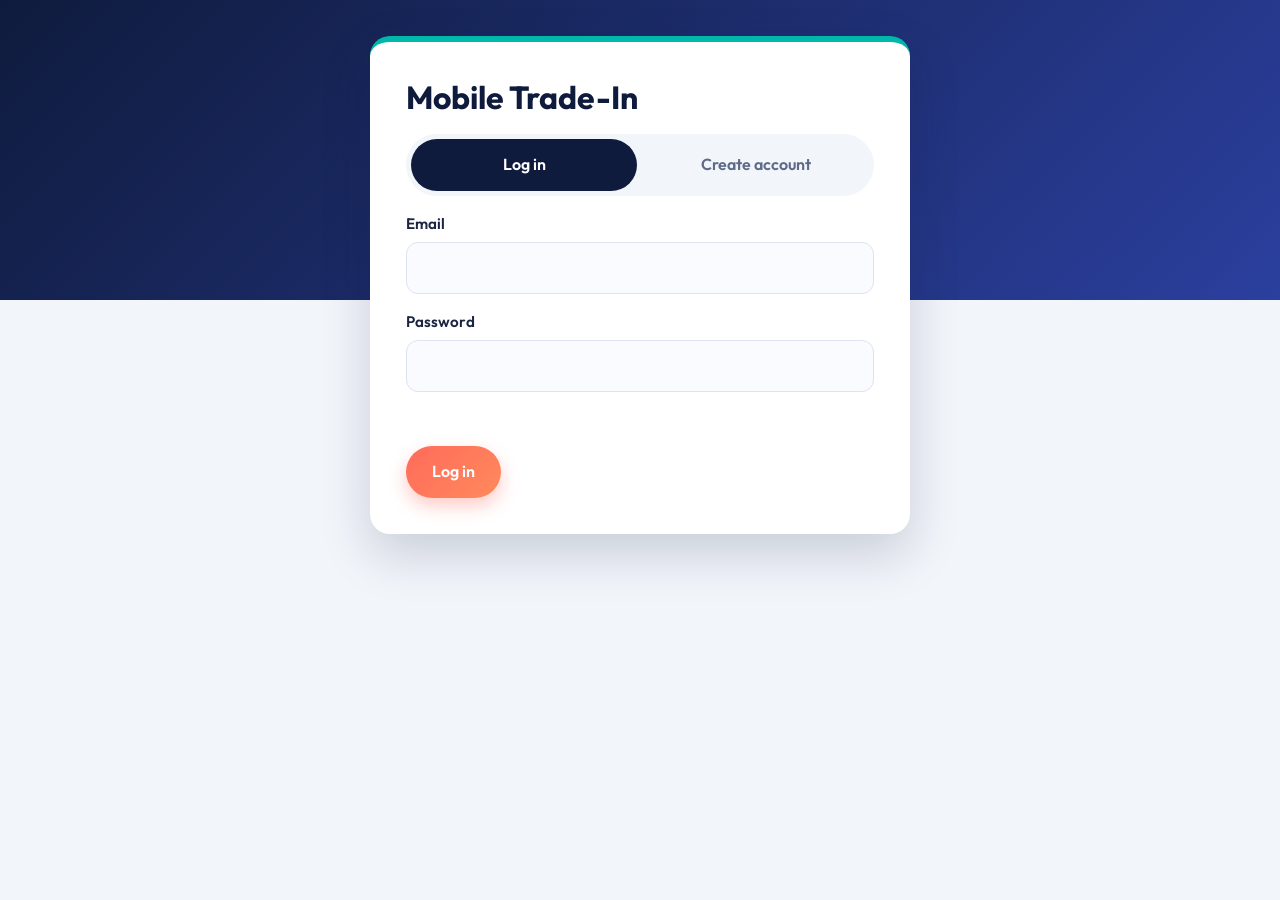
<file: index.html>
<!DOCTYPE html>
<html lang="en">
<head>
  <meta charset="UTF-8">
  <meta name="viewport" content="width=device-width, initial-scale=1.0">
  <title>Mobile Trade-In</title>
  <link rel="stylesheet" href="css/style.css">
</head>
<body>
  <nav id="nav"></nav>
  <main class="container">
    <div class="box">
      <h1>Mobile Phone Trade-In</h1>
      <p id="welcome"></p>
      <p>Sell your old smartphone. Enter your phone's details, tell us its condition, and get an estimated trade-in value.</p>
      <h3>How it works</h3>
      <ol>
        <li>Enter your device details</li>
        <li>Choose the condition</li>
        <li>Get your offer</li>
        <li>Accept or reject it</li>
      </ol>
      <a href="device.html" class="button">Start Trade-In</a>
    </div>
  </main>
  <script src="js/app.js"></script>
  <script>document.getElementById("welcome").textContent="Welcome back, "+user.name+".";</script>
</body>
</html>
</file>
<file: css/style.css>
@import url("https://fonts.googleapis.com/css2?family=Outfit:wght@400;500;600;700&display=swap");
:root{--navy:#0f1b3d;--indigo:#2b3f9e;--teal:#00b8a9;--coral:#ff6b5b;--bg:#f2f5fa;--card:#fff;--text:#1b2540;--muted:#5d6b88;--line:#dde4ef;--ok:#12a36b;--bad:#e5484d}
*{box-sizing:border-box}
body{margin:0;min-height:100vh;font-family:"Outfit","Segoe UI",system-ui,sans-serif;color:var(--text);line-height:1.6;
  background:linear-gradient(135deg,var(--navy) 0%,var(--indigo) 100%) top/100% 300px no-repeat,var(--bg)}
.navbar{display:flex;flex-wrap:wrap;gap:6px;align-items:center;padding:16px 24px}
.navbar a{color:#cfd8f5;text-decoration:none;padding:9px 16px;border-radius:999px;font-weight:500;transition:background .2s,color .2s}
.navbar a:hover{background:rgba(255,255,255,.14);color:#fff}
.navbar a[aria-current]{background:#fff;color:var(--navy)}
.navbar .logout{margin-left:auto;background:rgba(255,107,91,.2);color:#ffc6bf}
.navbar .logout:hover{background:var(--coral);color:#fff}
.container{display:flex;justify-content:center;padding:36px 16px 56px}
.box{background:var(--card);width:100%;max-width:540px;padding:36px;border-radius:20px;box-shadow:0 20px 50px rgba(15,27,61,.18);border-top:6px solid var(--teal)}
.box.wide{max-width:760px}
h1{font-size:2rem;line-height:1.2;margin:0 0 12px;color:var(--navy)}
h2{font-size:1.6rem;margin:0 0 14px;color:var(--navy)}
h3{margin:26px 0 8px;color:var(--navy)}
p{color:var(--muted)}
label{display:block;margin:16px 0 6px;font-weight:600;font-size:.95rem}
input,select{width:100%;padding:12px 14px;border:1.5px solid var(--line);border-radius:12px;font:inherit;background:#f9fbfe;transition:border-color .2s,box-shadow .2s}
input:focus,select:focus{outline:none;border-color:var(--teal);box-shadow:0 0 0 4px rgba(0,184,169,.18);background:#fff}
button,.button{display:inline-block;margin-top:22px;padding:13px 26px;background:linear-gradient(135deg,var(--coral),#ff8a5b);color:#fff;border:0;border-radius:999px;font:inherit;font-weight:600;text-decoration:none;cursor:pointer;box-shadow:0 8px 18px rgba(255,107,91,.35);transition:transform .15s,box-shadow .15s}
button:hover,.button:hover{transform:translateY(-2px);box-shadow:0 12px 22px rgba(255,107,91,.4)}
button:focus-visible,.button:focus-visible,a:focus-visible{outline:3px solid var(--teal);outline-offset:3px}
button.secondary{background:#fff;color:var(--navy);border:1.5px solid var(--navy);box-shadow:none}
button.secondary:hover{background:var(--navy);color:#fff;box-shadow:none}
button.danger{background:var(--bad);box-shadow:0 8px 18px rgba(229,72,77,.3)}
.error{color:var(--bad);min-height:1.4em;margin:10px 0 0;font-weight:500}
.tabs{display:flex;gap:6px;padding:5px;background:var(--bg);border-radius:999px;margin-top:18px}
.tabs button{margin:0;flex:1;box-shadow:none;border:0;background:transparent;color:var(--muted)}
.tabs button:not(.secondary){background:var(--navy);color:#fff}
.tabs button:hover{transform:none;box-shadow:none}
ol{list-style:none;counter-reset:step;padding:0;margin:0}
ol li{counter-increment:step;display:flex;align-items:center;gap:14px;padding:12px 0;font-weight:500}
ol li::before{content:counter(step);flex:none;width:34px;height:34px;border-radius:50%;background:var(--teal);color:#fff;display:grid;place-items:center;font-weight:700}
.choice{display:flex;gap:12px;align-items:flex-start;padding:14px 16px;border:1.5px solid var(--line);border-radius:14px;margin-top:12px;font-weight:400;cursor:pointer;transition:border-color .2s,background .2s}
.choice:hover{border-color:var(--teal)}
.choice:has(input:checked){border-color:var(--teal);background:rgba(0,184,169,.08)}
.choice input{width:auto;margin-top:6px;accent-color:var(--teal)}
.offer{font-size:3.2rem;font-weight:700;margin:10px 0;background:linear-gradient(135deg,var(--teal),var(--indigo));-webkit-background-clip:text;background-clip:text;color:transparent}
dl{display:grid;grid-template-columns:140px 1fr;gap:0;margin:0}
dt,dd{padding:12px 0;border-bottom:1px solid var(--line);margin:0}
dt{font-weight:600;color:var(--muted)}
dd{font-weight:500}
.item{border:1px solid var(--line);border-left:6px solid var(--muted);border-radius:14px;padding:16px 18px;margin-top:14px;background:#fbfcfe}
.item:has(.Accepted){border-left-color:var(--ok)}
.item:has(.Rejected){border-left-color:var(--bad)}
.item b{color:var(--navy);font-size:1.1rem}
.tag{font-weight:700;padding:2px 12px;border-radius:999px;background:var(--bg)}
.Accepted{color:var(--ok)}.Rejected{color:var(--bad)}
@media(max-width:560px){.box{padding:24px}h1{font-size:1.6rem}dl{grid-template-columns:110px 1fr}.navbar{padding:12px}}
@media(prefers-reduced-motion:reduce){*{transition:none!important}}
</file>
